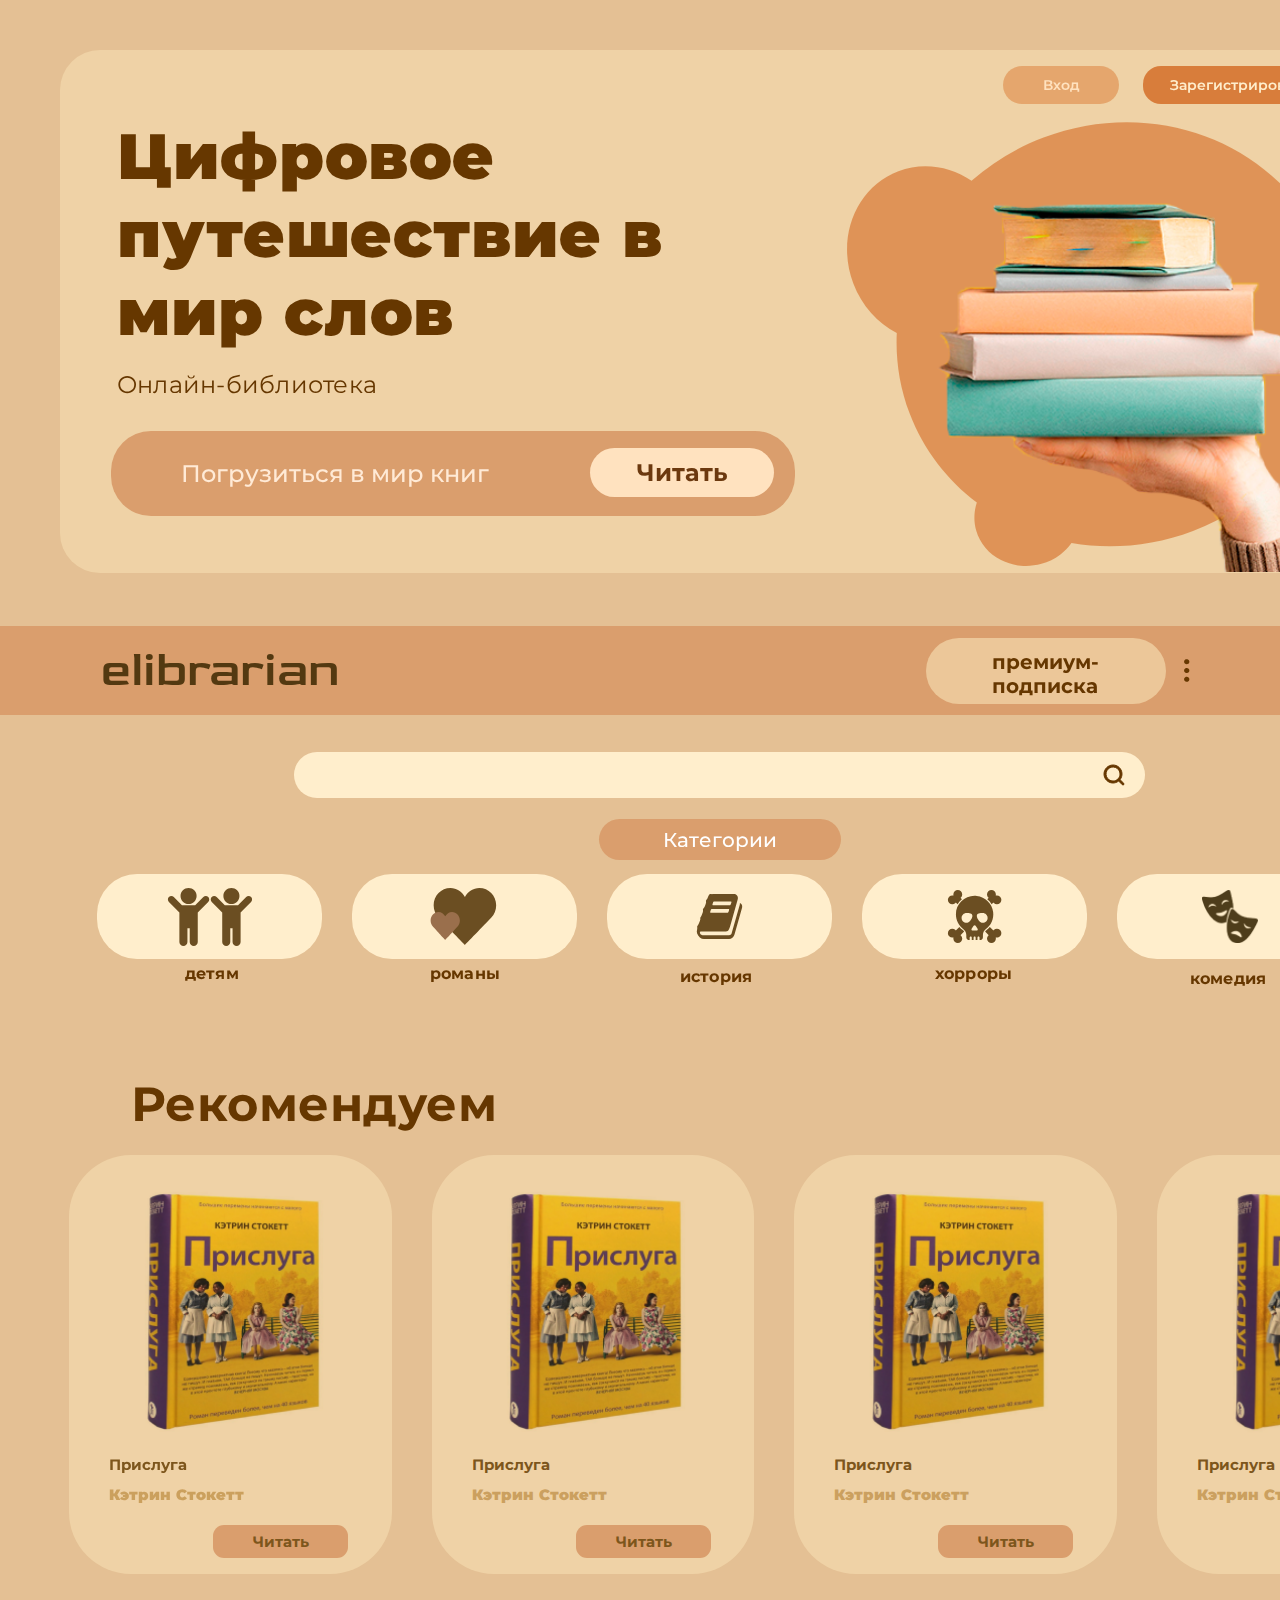
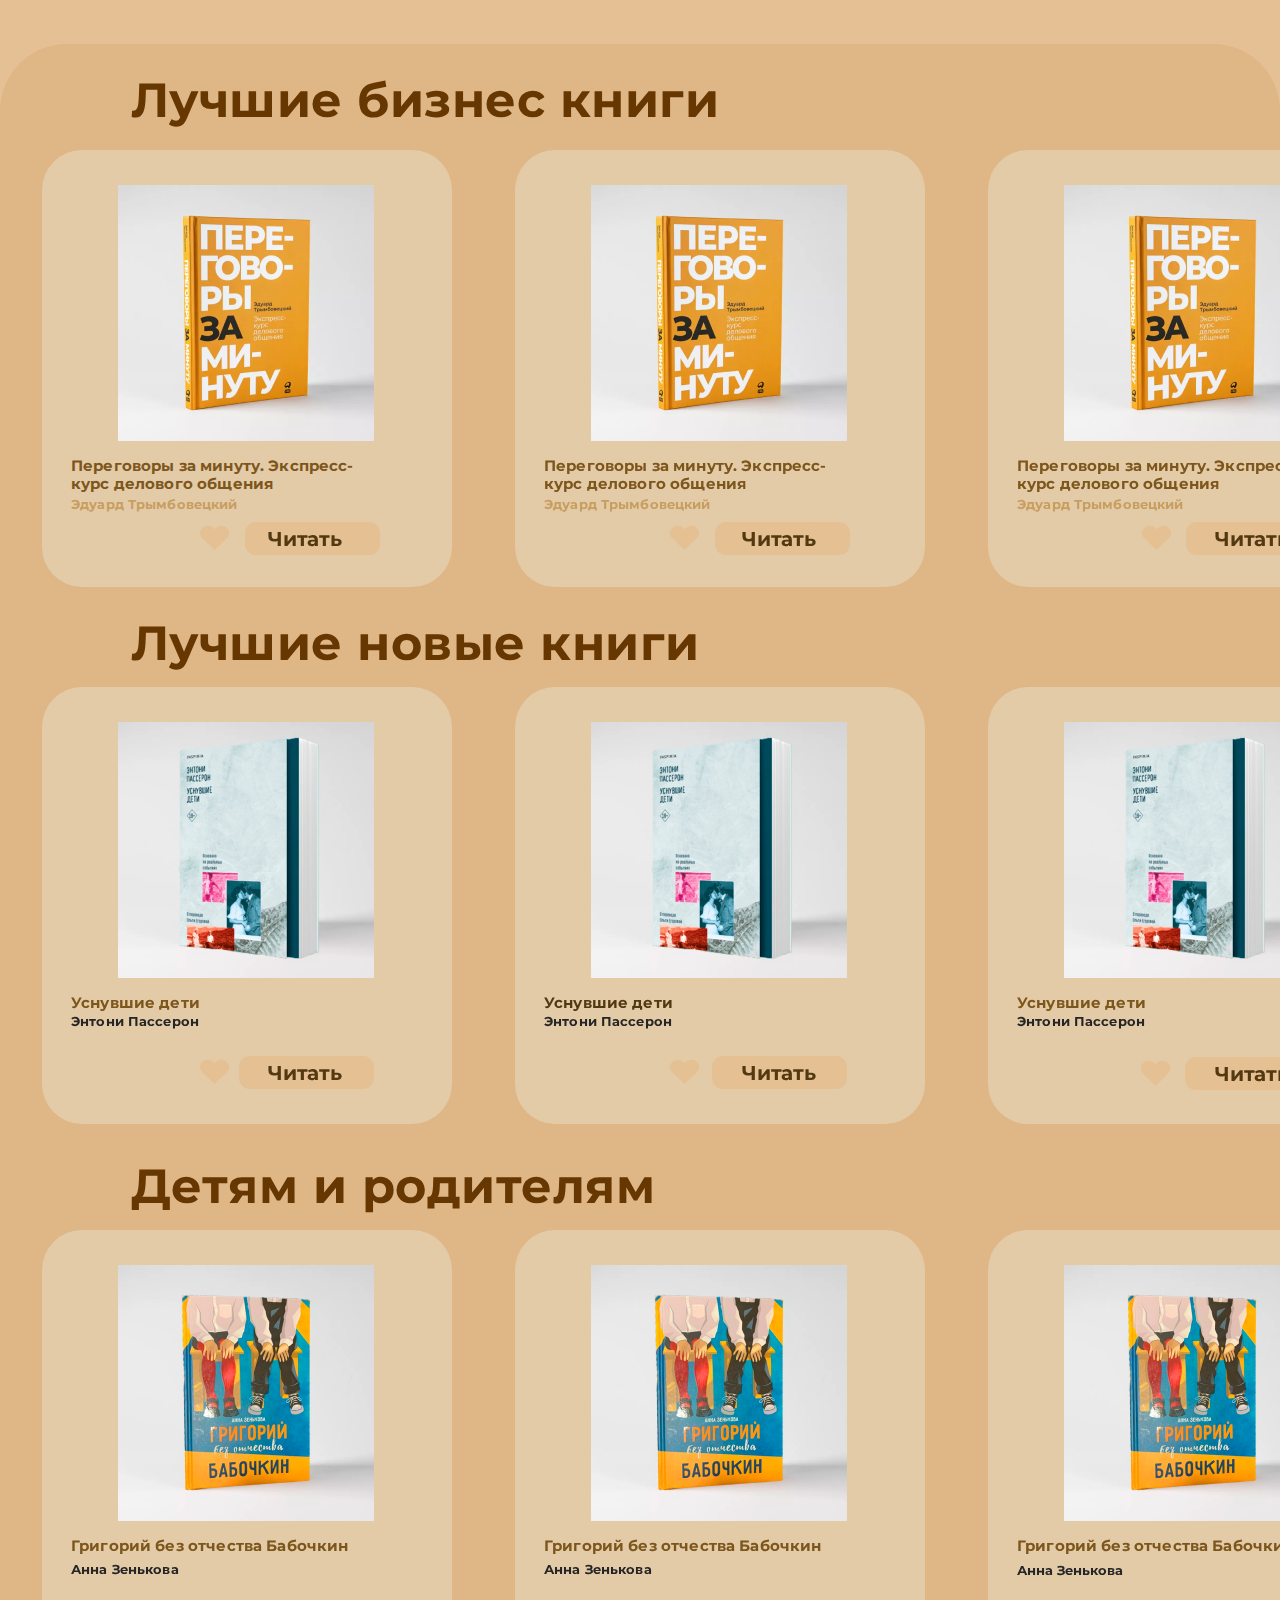
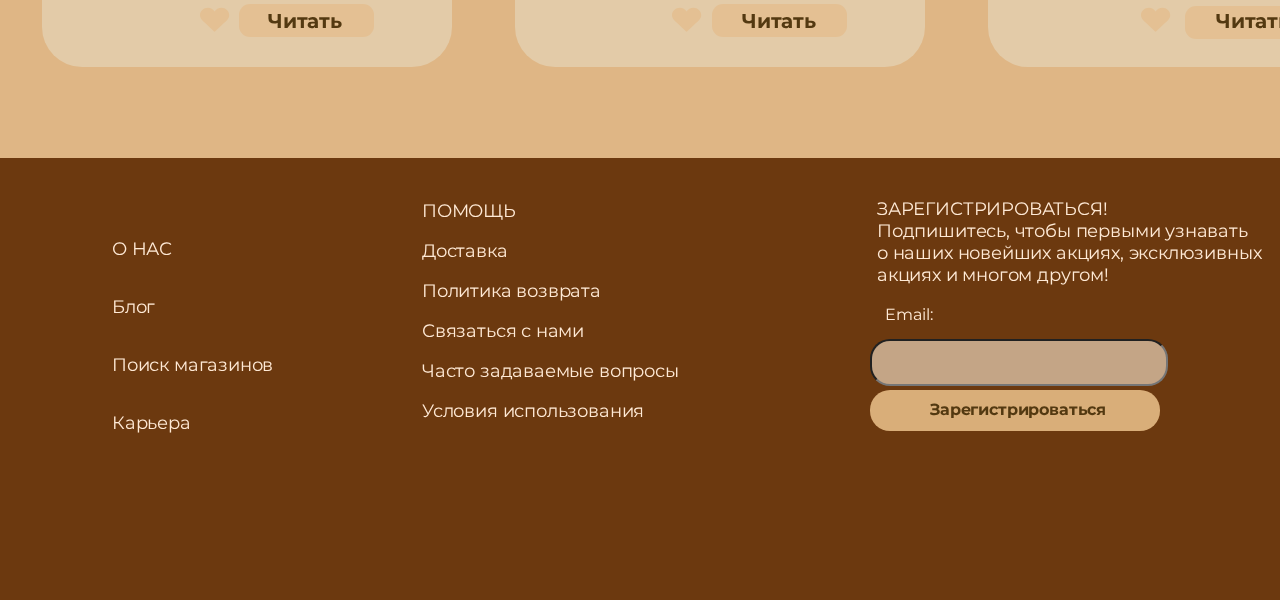
<file: prr/index.html>
<!DOCTYPE html>
<html>
  <head>
    <link rel="stylesheet" href="aa.css" />
    <link rel="stylesheet" href="global.css" />
  </head>

  <body>
    <div class="home-page">
      <div class="shtyka"></div>
      <div class="header__block"></div>
      <div class="bottom">
        <p class="bottom__name">Погрузиться в мир книг</p>
      </div>
      <div class="button__login">Зарегистрироваться</div>
      <div class="button__register">Вход</div>
      <div class="bottom__read">
        <p>Читать</p>
      </div>
      <div class="categories__rom">
        <div class="icon__roman">
          <img src="roman.svg" alt="" width="64px" />
          <img class="roman" src="roman-1.svg" alt="" width="30px" />
        </div>
      </div>

      <div class="categories__child">
        <div class="child__icon">
          <img class="child" alt="" src="clild.svg" width="43" height="58" />
          <img class="childs" alt="" src="clild-1.svg" width="43" height="58" />
        </div>
      </div>
      <div class="categories__history">
        <img class="ico__history" alt="" src="history.svg" width="47" />
      </div>
      <div class="categories__horror">
        <img alt="" src="horror.svg" width="55" />
      </div>
      <div class="categories__comedy">
        <img alt="" src="comedy.png " width="56" />
      </div>
      <div class="pole__seach">
        <img class="seach__icon" src="seach.svg" alt="" />
      </div>
      <div class="categories">Категории</div>
      <!-- <div class="block__rec"> -->
      <!-- 111111111111 -->
      <div class="groupDiv">
        <div class="block__recommendations">
          <p>
            Прислуга
            <b>Кэтрин Стокетт</b>
          </p>
          <img class="book__hot" alt="" src="hot.png" />
          <div
            class="read__buttom--hot"
            onclick="document.location='./ghf/index.html'"
          >
            <p>Читать</p>
          </div>
        </div>
        <div class="block__recommendations">
          <p>
            Прислуга
            <b>Кэтрин Стокетт</b>
          </p>
          <img class="book__hot" alt="" src="hot.png" />
          <div
            class="read__buttom--hot"
            onclick="document.location='./ghf/index.html'"
          >
            <p>Читать</p>
          </div>
        </div>
        <div class="block__recommendations">
          <p>
            Прислуга
            <b>Кэтрин Стокетт</b>
          </p>
          <img class="book__hot" alt="" src="hot.png" />
          <div
            class="read__buttom--hot"
            onclick="document.location='./ghf/index.html'"
          >
            <p>Читать</p>
          </div>
        </div>
        <div class="block__recommendations">
          <p>
            Прислуга
            <b>Кэтрин Стокетт</b>
          </p>
          <img class="book__hot" alt="" src="hot.png" />
          <div
            class="read__buttom--hot"
            onclick="document.location='./ghf/index.html'"
          >
            <p>Читать</p>
          </div>
        </div>
      </div>

      <div class="footer"></div>
      <div class="header__text">Цифровое путешествие в мир слов</div>
      <div class="header__text--subtitle">Онлайн-библиотека</div>
      <img class="unionIcon" alt="" src="Union.svg" />
      <img class="icon" alt="" src="pen.svg" />
      <div class="grou">
        <div class="group"></div>
      </div>
      <div class="bus__top">
        <div class="group"></div>
      </div>
      <div class="busn__top">
        <div class="groupo"></div>
      </div>
      <!-- !!!!!!!!!!!!!!!!! -->
      <div class="vectorParent">
        <img class="vectorIcon6" alt="" src="like.svg" />
        <div class="groupChild5"></div>
      </div>
      <div class="vectorParent1">
        <img class="vectorIcon6" alt="" src="like.svg" />
        <div class="groupChild5"></div>
      </div>
      <div class="vectorParent2">
        <img class="vectorIcon6" alt="" src="like.svg" />
        <div class="groupChild5"></div>
      </div>
      <div class="children">
        <div class="groupq"></div>
      </div>
      <!-- !!!!!!!!!!! -->

      <b class="categories__child--name">детям</b>
      <b class="categories__rom--name">романы</b>
      <b class="categories__history--name">история</b>
      <b class="categories__horror-name">хорроры</b>
      <b class="categories__comedy--name">комедия</b>

      <b class="recommendations">Рекомендуем</b>

      <b class="top__book--b">Лучшие бизнес книги</b>
      <b class="top__book--new">Лучшие новые книги</b>
      <b class="top__book--child">Детям и родителям</b>
      <b class="block__name">
        Переговоры за минуту. Экспресс-курс делового общения
      </b>
      <b class="block__name--center">
        Переговоры за минуту. Экспресс-курс делового общения
      </b>
      <b class="block__name--right">
        Переговоры за минуту. Экспресс-курс делового общения
      </b>
      <b class="blastname">Эдуард Трымбовецкий</b>

      <b class="bus__top--lastname">Эдуард Трымбовецкий</b>
      <b class="bus__top--lastnam">Эдуард Трымбовецкий</b>
      <img class="book__category--business" alt="" src="book.png" />
      <img class="book__category--business--center" alt="" src="book.png" />
      <img class="book__category--business--right" alt="" src="book.png" />
      <div class="child__class">
        <div class="group"></div>
      </div>
      <div class="child_class">
        <div class="group"></div>
      </div>

      <b class="name--book--chil">Григорий без отчества Бабочкин</b>
      <b class="name--book--child">Григорий без отчества Бабочкин</b>
      <b class="name--book--childr">Григорий без отчества Бабочкин</b>
      <b class="lastname__autor">Анна Зенькова</b>
      <b class="lastname__avtor">Анна Зенькова</b>
      <b class="lastname__auvtor-n">Анна Зенькова</b>
      <img class="book__category--ch" alt="" src="book__ch.png" />
      <img class="book__category--ch--center" alt="" src="book__ch.png" />
      <img class="book__category--ch--right" alt="" src="book__ch.png" />
      <div class="new__book">
        <div class="group"></div>
      </div>
      <div class="new_book">
        <div class="group"></div>
      </div>
      <div class="rectangleParent">
        <div class="groupw"></div>
      </div>
      <b class="nameone">Уснувшие дети</b>

      <b class="name__new">Уснувшие дети</b>
      <b class="name__new--book">Уснувшие дети</b>
      <b class="lastname">Энтони Пассерон</b>
      <b class="lastnam">Энтони Пассерон</b>
      <b class="lastnama">Энтони Пассерон</b>

      <img class="top__new" alt="" src="boook.png" />
      <img class="top__new-scroll" alt="" src="boook.png" />
      <img class="top__new--scroll" alt="" src="boook.png" />
      <!-- !!!!!!!!!!!!!!!!!!!!!!!!!!!!!!!!!!!!!!!!!!!!!! !!!!!!!!!!! -->
      <img class="vector__li" alt="" src="like.svg" />
      <img class="vector__lik" alt="" src="like.svg" />
      <div class="buttom__min"></div>
      <img class="vector__like" alt="" src="like.svg" />
      <div class="buttom__mini"></div>
      <!-- !!!!!!!!!! -->
      <div class="butto--mini"></div>
      <img class="likee" alt="" src="like.svg" />
      <div class="read__button"></div>
      <div class="read__buttom"></div>
       <div class="read__buttomm"></div>
      <img class="top--hit" alt="" src="like.svg" />
      <img class="hit" alt="" src="like.svg" />
      <!-- !!!!!!! -->
      <div class="read"></div>
      <b class="b35">Читать</b>

      <b class="read">Читать</b>
      <b class="read-b">Читать</b>
      <b class="read-bu">Читать</b>
      <b class="read-butt">Читать</b>
      <b class="b44">Читать</b>
      <b class="b45">Читать</b>
      <b class="b46">Читать</b>
      <b class="b47">Читать</b>

      <div class="band"></div>
      <img class="notificationIcon" alt="" src="39-Notification.svg" />
      <img class="vectorIcon19" alt="" src="Vector1.svg" />
      <img class="vectorIcon20" alt="" src="burger.svg" />
      <div class="elibrarian">eLibrarian</div>
      <div class="subscription__buttom"></div>
      <b class="text__sub">премиум-подписка</b>
    </div>
    <div class="footer__blockk">
    <div class="footer__text">
      <p>О НАС</p>
      <p>Блог</p>
      <p>Поиск магазинов</p>
      <p>Карьера</p>

      <div class="footer__help">
        <p>ПОМОЩЬ</p>
        <p>Доставка</p>
        <p>Политика возврата</p>
        <p>Связаться с нами</p>
        <p>Часто задаваемые вопросы</p>
        <p>Условия использования</p>
      </div>

      <div class="footer__account">
        <p>
          ЗАРЕГИСТРИРОВАТЬСЯ!
          <br />
          Подпишитесь, чтобы первыми узнавать о наших новейших акциях,
          эксклюзивных акциях и многом другом!
        </p>
      </div>
    </div>
    <div class="registration">
      <form>
        <label class="item__registration">
          <input type="text" />
        </label>
      </form>
      <b class="b9">Зарегистрироваться</b>
      <div class="email">Email:</div>
    </div>
  </body>
</html>
</file>
<file: prr/aa.css>
.shtyka {
  position: absolute;
  top: 1644px;
  left: 0;
  border-radius: 67px;
  background-color: #dfb685;
  width: 100%;
  height: 1806px;
}

.bottom,
.header__block {
  position: absolute;
  top: 50px;
  left: 60px;
  border-radius: 40px;
  background-color: #efd2a6;
  width: 1332px;
  height: 523px;
  margin-left: auto;
  margin-right: auto;
}
@media screen and (max-width: 1000px) {
  .header__block {
    display: flex;
    flex-direction: row;
    max-height: 519px;
    max-width: 854px;
  }
}
.header__text--subtitle {
  top: 370px;
  font-size: 24px;
}
.bottom {
  top: 431px;
  left: 111px;
  background-color: #da9e6d;
  width: 684px;
  height: 85px;
  display: flex;
  align-items: center;
  flex-direction: row;
  justify-content: space-between;
}
.bottom__name {
  margin: 0px 70px;
  color: #ffead6;
  font-weight: 500;
  font-size: 24px;
}
.button__login {
  color: #ffeecc;
  font-size: 14px;
  font-weight: 600;
  display: flex;
  flex-direction: row;
  justify-content: space-evenly;
  align-items: center;
  position: absolute;
}
@media screen and (max-width: 1000px) {
  .unionIcon {
    display: flex;
    flex-direction: row;
    max-height: 9px;
    max-width: 4px;
  }
}
@media screen and (max-width: 1000px) {
  .icon {
    display: flex;
    flex-direction: row;
    max-height: 9px;
    max-width: 4px;
  }
}
@media screen and (max-width: 1000px) {
  .subscription__buttom {
    display: flex;
    flex-direction: row;
    position: absolute;
    margin: 0px 0px 0px -330px;
    max-width: 160px;
  }
}
.button__register,
.button__login {
  position: absolute;
  top: 66px;
  height: 38px;
}
.button__login {
  left: 1143px;
  border-radius: 18px;
  background-color: #d87d3b;
  width: 210px;
}
.button__register {
  left: 1003px;
  border-radius: 25px;
  background-color: rgba(222, 143, 78, 0.65);
  width: 116px;
  display: flex;
  justify-content: center;
  flex-direction: row;
  align-items: center;
  color: #ffe2bf;
  font-size: 14px;
  font-weight: 600;
}
.bottom__read {
  position: absolute;
  top: 448px;
  left: 590px;
  border-radius: 29px;
  background-color: #ffe2bf;
  width: 184px;
  height: 49px;
  display: flex;
  justify-content: center;
  flex-direction: row;
  align-items: center;
  color: #6c390f;
  font-size: 24px;
  font-weight: 700;
}
.roman {
  left: 78px;
  top: 38px;
  position: absolute;
}
.icon__roman {
  display: flex;
}
.categories__rom {
  display: flex;
  flex-direction: row;
  flex-wrap: nowrap;
  justify-content: center;
}
@media screen and (max-width: 1000px) {
  .categories__rom {
    display: flex;
    flex-direction: row;
    position: absolute;

    margin: 0px 0px 0px -140px;
    max-width: 160px;
  }
}

.categories__child {
  display: flex;
  flex-direction: row;
  flex-wrap: nowrap;
  justify-content: space-evenly;
  align-items: center;
}

.categories__child__dop {
  display: flex;
}
.child__icon {
  display: flex;
}
.categories__history {
  display: flex;
  justify-content: center;
  align-items: center;
}
@media screen and (max-width: 1000px) {
  .categories__history {
    display: flex;
    flex-direction: row;
    position: absolute;

    margin: 0px 0px 0px -210px;
    max-width: 160px;
  }
}

.categories__rom,
.categories__child,
.categories__history,
.categories__horror,
.categories__comedy,
.pole__seach,
.categories {
  position: absolute;
  top: 874px;
  left: 352px;
  border-radius: 40px;
  background-color: #ffeecc;
  width: 225px;
  height: 85px;
}
.categories__child {
  left: 97px;
}
@media screen and (max-width: 1000px) {
  .categories__child {
    display: flex;
    flex-direction: row;
    position: absolute;
    margin: 0px 0px 0px -75px;
    max-width: 160px;
  }
}

.categories__history {
  left: 607px;
}
.categories__horror {
  left: 862px;
  display: flex;
  justify-content: center;
  align-items: center;
}
@media screen and (max-width: 1000px) {
  .categories__horror {
    display: flex;
    flex-direction: row;
    position: absolute;
    margin: 0px 0px 0px -280px;
    max-width: 160px;
  }
}
.categories__comedy {
  left: 1117px;
  display: flex;
  justify-content: center;
  align-items: center;
}
@media screen and (max-width: 1000px) {
  .categories__comedy {
    display: flex;
    flex-direction: row;
    position: absolute;
    margin: 0px 0px 0px -340px;
    max-width: 160px;
  }
}

.pole__seach {
  top: 752px;
  left: 294px;
  width: 851px;
  height: 46px;
}
.categories {
  top: 819px;
  left: 599px;
  background-color: #da9e6d;
  width: 242px;
  height: 41px;
  display: flex;
  align-items: center;
  justify-content: center;
  color: #ffffff;
  font-weight: 500;
}
@media screen and (max-width: 1000px) {
  .categories {
    display: flex;
    flex-direction: row;
    position: absolute;
    margin: 0px 0px 0px -208px;
  }
}

.block__recommendations,
.groupDiv {
  position: absolute;
  min-width: 322.7px;
  min-height: 418.8px;
}
.block__recommendations {
  top: 0;
  left: 0;
  border-radius: 62px;
  background-color: #efd2a6;
  display: flex;
  justify-content: space-around;
  align-content: center;
  flex-direction: column;
  font-size: 15px;
  color: #7d561c;
  font-family: var(--font-montserrat);
  font-weight: 700;
  position: relative;
  margin: 0px 20px 0px 20px;
}
.block__recommendations p {
  margin: 200px 0px 0px 40px;
}
.block__recommendations b {
  margin: 0px 0px 0px -78px;
  top: 330px;
  position: absolute;
  color: rgba(188, 138, 63, 0.7);
}
.block__recommendations img {
  min-width: 266px;
  min-height: 268px;
}
.read__buttom--hot {
  position: absolute;
  top: 370px;
  left: 144px;
  border-radius: 11px;
  display: flex;
  align-items: center;
  width: 135px;
  height: 33px;
  background-color: #da9e6d;
}
.read__buttom--hot p {
  padding: 0px 0px 200px 0px;
}
.book__hot {
  mix-blend-mode: multiply;
  position: absolute;
  top: 21px;
  right: 20px;
}

.groupDiv {
  top: 1155px;
  left: 49px;
  display: flex;
  width: 1400px;
}
@media screen and (max-width: 1000px) {
  .groupDiv {
    position: absolute;
    overflow-x: scroll;
    max-width: 1000px;
    overflow-y: hidden;
    overflow: auto;
    max-height: 420px;
  }

  .groupDiv::-webkit-scrollbar {
    display: none;
  }
}

.footer,
.rec--top,
.rec-_top {
  position: absolute;
  top: 1157px;
  left: 737px;
  width: 322.7px;
  height: 418.8px;
}
.footer,
.rec-_top {
  top: 1156px;
  left: 1081px;
}
.footer {
  top: 3358px;
  left: 0;
  background-color: #6c390f;
  width: 100%;
  height: 372px;
}
.header__text,
.header__text--subtitle {
  position: absolute;
  left: 117px;
  letter-spacing: 0.01em;
  line-height: 122.92%;
  color: #663700;
}
.header__text {
  top: 117px;
  font-size: 64px;
  font-weight: 900;
  display: inline-block;
  width: 637px;
  height: 237px;
}

.unionIcon {
  position: absolute;
  width: 493.6px;
  height: 688.4px;
  object-fit: contain;
  left: 847px;
}
.icon {
  position: absolute;
  top: 128px;
  left: 780px;
  width: 628px;
  height: 444px;
  object-fit: cover;
}
.groupo {
  position: absolute;
  top: 0;
  left: 0;
  border-radius: 40px;
  background-color: #e3cba8;
  width: 409.8px;
  height: 437px;
}
.groupw {
  position: absolute;
  top: 0;
  left: 0;
  border-radius: 40px;
  background-color: #e3cba8;
  width: 409.8px;
  height: 437px;
}
.groupq {
  position: absolute;
  top: 0;
  left: 0;
  border-radius: 40px;
  background-color: #e3cba8;
  width: 409.8px;
  height: 437px;
}
.group {
  position: absolute;
  top: 0;
  left: 0;
  border-radius: 40px;
  background-color: #e3cba8;
  width: 409.8px;
  height: 437px;
}
.desktop8Child11,
.grou,
.bus__top,
.busn__top {
  position: absolute;
  top: 1750px;
  left: 42px;
  width: 409.8px;
  height: 437px;
}
.desktop8Child11,
.bus__top,
.busn__top {
  left: 515px;
}
@media screen and (max-width: 1000px) {
  .groupo {
    display: flex;
    flex-direction: row;
    position: absolute;
    left: 1000px;
  }
}
@media screen and (max-width: 1000px) {
  .groupw {
    display: flex;
    flex-direction: row;
    position: absolute;
    left: 1000px;
  }
}
@media screen and (max-width: 1000px) {
  .groupq {
    display: flex;
    flex-direction: row;
    position: absolute;
    left: 1000px;
  }
}
.desktop8Child11,
.busn__top {
  left: 988px;
}
.desktop8Child11 {
  top: 2122px;
  left: 712px;
  border-radius: 11px;
  background-color: #e4c093;
  width: 135px;
  height: 33px;
}
.vectorIcon {
  position: absolute;
  height: 0.76%;
  width: 2.35%;
  top: 56.97%;
  right: 51.67%;
  bottom: 42.27%;
  left: 45.98%;
  max-width: 100%;
  overflow: hidden;
  max-height: 100%;
}
.desktop8Child12 {
  position: absolute;
  top: 2122px;
  left: 240.4px;
  border-radius: 11px;
  background-color: #e4c093;
  width: 135px;
  height: 33px;
}
.vectorIcon1,
.vectorIcon2,
.vectorIcon3,
.vectorIcon4,
.vectorIcon5,
.vectorIcon6 {
  position: absolute;
  height: 0.76%;
  width: 2.35%;
  top: 56.97%;
  right: 84.15%;
  bottom: 42.27%;
  left: 13.5%;
  max-width: 100%;
  overflow: hidden;
  max-height: 100%;
}
.vectorIcon2,
.vectorIcon3,
.vectorIcon4,
.vectorIcon5,
.vectorIcon6 {
  top: 40.8%;
  right: 87.39%;
  bottom: 58.44%;
  left: 10.26%;
}
.vectorIcon3,
.vectorIcon4,
.vectorIcon5,
.vectorIcon6 {
  right: 63.7%;
  left: 33.95%;
}
.vectorIcon4,
.vectorIcon5,
.vectorIcon6 {
  width: 2.14%;
  top: 40.85%;
  right: 40.01%;
  bottom: 58.39%;
  left: 57.85%;
}
.vectorIcon5,
.vectorIcon6 {
  width: 2.35%;
  top: 40.83%;
  right: 16.32%;
  bottom: 58.41%;
  left: 81.34%;
}
.vectorIcon6 {
  height: 85.76%;
  width: 19%;
  top: 6.06%;
  right: 81%;
  bottom: 8.18%;
  left: 0;
}
.groupChild5 {
  position: absolute;
  top: 0;
  left: 44.5px;
  border-radius: 11px;
  background-color: #e4c093;
  width: 135px;
  height: 33px;
}
.vectorParent {
  position: relative;
  height: 0.89%;
  width: 12.36%;
  top: 56.92%;
  right: 9.09%;
  bottom: 42.19%;
  left: 200px;
  display: inline-flex;
  gap: 375px;
  margin: 0px 230px 0px 0px;
}
.vectorParent1 {
  position: absolute;
  height: 0.89%;
  width: 12.36%;
  top: 56.92%;
  right: 9.09%;
  bottom: 42.19%;
  left: 1141.55px;
  display: inline-flex;
  gap: 375px;
}
.vectorParent2 {
  position: absolute;
  height: 0.89%;
  width: 12.36%;
  top: 56.92%;
  right: 9.09%;
  bottom: 42.19%;
  left: 670px;
  display: inline-flex;
  gap: 375px;
}

.seach {
  position: absolute;
  height: 0.54%;
  width: 1.39%;
  top: 20.52%;
  right: 23.18%;
  bottom: 78.94%;
  left: 75.43%;
  max-width: 100%;
  overflow: hidden;
  max-height: 100%;
}
.categories__child--name,
.categories__rom--name,
.categories__history--name,
.categories__horror-name,
.categories__comedy--name {
  position: absolute;
  top: 964px;
  left: 185px;
  font-size: 16px;
  letter-spacing: 0.01em;
  line-height: 122.92%;
  display: inline-block;
  color: #663700;
  width: 82px;
  height: 23px;
}
@media screen and (max-width: 1000px) {
  .categories__child--name {
    display: flex;
    flex-direction: row;
    position: absolute;
    margin: 0px 0px 0px -110px;
    max-width: 160px;
  }
}

.categories__rom--name {
  left: 430px;
  width: 110px;
  height: 20px;
}
@media screen and (max-width: 1000px) {
  .categories__rom--name {
    display: flex;
    flex-direction: row;
    position: absolute;
    margin: 0px 0px 0px -175px;
    max-width: 160px;
  }
}
.categories__history--name {
  top: 967px;
  left: 680px;
  width: 115px;
  height: 23px;
}
@media screen and (max-width: 1000px) {
  .categories__history--name {
    display: flex;
    flex-direction: row;
    position: absolute;
    margin: 0px 0px 0px -240px;
    max-width: 160px;
  }
}
.categories__horror-name {
  left: 935px;
  width: 123px;
}
@media screen and (max-width: 1000px) {
  .categories__horror-name {
    display: flex;
    flex-direction: row;
    position: absolute;
    margin: 0px 0px 0px -310px;
    max-width: 160px;
  }
}
.categories__comedy--name {
  top: 969px;
  left: 1190px;
  width: 121px;
  height: 21px;
}
@media screen and (max-width: 1000px) {
  .categories__comedy--name {
    display: flex;
    flex-direction: row;
    position: absolute;
    margin: 0px 0px 0px -365px;
    max-width: 160px;
  }
}
.recommendations {
  top: 1075px;
  left: 131px;
  font-size: 48px;
  display: inline-block;
  width: 541px;
  height: 69px;
}
@media screen and (max-width: 1000px) {
  .recommendations {
    top: 1105px;
    left: 131px;
    font-size: 30px;
    display: inline-block;
    width: 541px;
    height: 69px;
  }
}

.recommendations,
.top__book--b,
.top__book--new,
.div6 {
  position: absolute;
  letter-spacing: 0.01em;
  line-height: 122.92%;
  color: #663700;
}
.div6 {
  top: 459px;
  left: 637px;
  font-size: 16px;
  font-weight: 600;
}
.top__book--b,
.top__book--new {
  left: 131px;
  font-size: 48px;
  width: 608px;
  height: 36px;
}
.top__book--b {
  top: 1671px;
  display: inline-block;
}
.top__book--new {
  top: 2214px;
}
.b10,
.b9 {
  display: inline-block;
}
.top__book--child {
  position: absolute;
  top: 2757px;
  left: 131px;
  font-size: 48px;
  letter-spacing: 0.01em;
  line-height: 122.92%;
  color: #663700;
  width: 608px;
  height: 36px;
}
.block__name--center,
.block__name {
  top: 2057px;
  font-size: 15px;
  color: #7d561c;
  width: 315px;
}
.block__name {
  position: absolute;
  left: 71px;
  letter-spacing: 0.01em;
  line-height: 122.92%;
}
.block__name--center {
  left: 544px;
}
.block__name--center,
.block__name--right,
.blastname,
.bus__top--lastname,
.bus__top--lastnam {
  position: absolute;
  letter-spacing: 0.01em;
  line-height: 122.92%;
}
.block__name--right {
  top: 2057px;
  left: 1017px;
  font-size: 15px;
  display: inline-block;
  color: #7d561c;
  width: 315px;
}
.blastname,
.bus__top--lastname,
.bus__top--lastnam {
  top: 2097px;
  left: 71px;
  font-size: 13px;
  color: rgba(188, 138, 63, 0.7);
}

.bus__top--lastname,
.bus__top--lastnam {
  top: 1489px;
  left: 87px;
}

.bus__top--lastname,
.bus__top--lastnam {
  left: 431px;
}

.bus__top--lastname,
.bus__top--lastnam {
  top: 1491px;
  left: 775px;
}

.bus__top--lastname,
.bus__top--lastnam {
  top: 1490px;
  left: 1119px;
}
.bus__top--lastname,
.bus__top--lastnam {
  top: 2097px;
  left: 544px;
}
.bus__top--lastnam {
  left: 1017px;
}
.book__category--business,
.book__category--business--center,
.book__category--business--right {
  position: absolute;
  top: 1785px;
  left: 118px;
  width: 256px;
  height: 256px;
  object-fit: cover;
}
.book__category--business--center,
.book__category--business--right {
  left: 591px;
}
.book__category--business--right {
  left: 1064px;
}
.child__class,
.child_class,
.children {
  position: absolute;
  top: 2830px;
  left: 42px;
  width: 409.8px;
  height: 437px;
}
.child_class,
.children {
  left: 515px;
}
.children {
  left: 988px;
}
.name--book--chil,
.name--book--child {
  top: 3137px;
  font-size: 15px;
  display: inline-block;
  color: #7d561c;
  width: 315px;
}
.name--book--chil {
  position: absolute;
  left: 71px;
  letter-spacing: 0.01em;
  line-height: 122.92%;
}
.name--book--child {
  left: 544px;
}
.name--book--child,
.name--book--childr,
.lastname__autor,
.lastname__avtor,
.b24 {
  position: absolute;
  letter-spacing: 0.01em;
  line-height: 122.92%;
}
.name--book--childr {
  top: 3137px;
  left: 1017px;
  font-size: 15px;
  display: inline-block;
  color: #7d561c;
  width: 315px;
}
.lastname__autor,
.lastname__avtor,
.lastname__auvtor-n {
  top: 3162px;
  left: 71px;
  font-size: 13px;
  color: #252525;
}
.lastname__avtor {
  left: 544px;
}
.lastname__auvtor-n {
  left: 1017px;
  position: absolute;
}
.book__category--ch,
.book__category--ch--center,
.book__category--ch--right {
  position: absolute;
  top: 2865px;
  left: 118px;
  width: 256px;
  height: 256px;
  object-fit: cover;
}
.book__category--ch--center {
  left: 591px;
}
.book__category--ch--right {
  left: 1064px;
}
.new__book {
  position: absolute;
  top: 2287px;
  left: 42px;
  width: 409.8px;
  height: 437px;
}
.new_book {
  top: 2287px;
  left: 515px;
}
.new_book,
.groupChild11,
.rectangleParent {
  position: absolute;
  width: 409.8px;
  height: 437px;
}
.groupChild11 {
  top: 0;
  left: 0;
  border-radius: 40px;
  background-color: #cba05e;
}
.rectangleParent {
  top: 2287px;
  left: 988px;
}
.nameone {
  display: inline-block;
  color: #7d561c;
}
.nameone {
  position: absolute;
  top: 2594px;
  left: 71px;
  font-size: 15px;
  letter-spacing: 0.01em;
  line-height: 122.92%;
  width: 315px;
}

.name__new {
  top: 2594px;
  left: 544px;
  font-size: 15px;
  width: 315px;
}
.name__new,
.name__new--book,
.lastname,
.lastnam,
.lastnama {
  position: absolute;
  letter-spacing: 0.01em;
  line-height: 122.92%;
}
.name__new--book {
  top: 2594px;
  left: 1017px;
  font-size: 15px;
  display: inline-block;
  color: #7d561c;
  width: 315px;
}
.lastname,
.lastnam,
.lastnama {
  top: 2614px;
  left: 71px;
  font-size: 13px;
  color: #252525;
}
.lastname,
.lastnama {
  left: 544px;
}
.lastnama {
  left: 1017px;
}
.top__new,
.top__new-scroll,
.top__new--scroll {
  position: absolute;
  top: 2322px;
  left: 118px;
  width: 256px;
  height: 256px;
  object-fit: cover;
}
.top__new-scroll,
.top__new--scroll {
  left: 591px;
}
.top__new--scroll {
  left: 1064px;
}
.vector__li,
.vector__lik {
  position: absolute;
  height: 0.76%;
  width: 2.35%;
  top: 71.3%;
  right: 84.25%;
  bottom: 27.94%;
  left: 200px;
  max-width: 100%;
  overflow: hidden;
  max-height: 100%;
}
.vector__lik {
  top: 86%;
  bottom: 13.24%;
}
.buttom__min {
  position: absolute;
  top: 2656px;
  left: 239px;
  border-radius: 11px;
  background-color: #e4c093;
  width: 135px;
  height: 33px;
}
.vector__like {
  position: absolute;
  height: 0.76%;
  width: 2.35%;
  top: 71.3%;
  right: 51.67%;
  bottom: 27.94%;
  left: 670px;
  max-width: 100%;
  overflow: hidden;
  max-height: 100%;
}
.buttom__mini,
.butto--mini {
  position: absolute;
  top: 3204px;
  left: 239px;
  border-radius: 11px;
  background-color: #e4c093;
  width: 135px;
  height: 33px;
}
.butto--mini {
  top: 2656px;
  left: 712px;
}
.likee {
  position: absolute;
  height: 0.76%;
  width: 2.35%;
  top: 86%;
  right: 51.71%;
  bottom: 13.24%;
  left: 672px;
  max-width: 100%;
  overflow: hidden;
  max-height: 100%;
}

.read__buttomm {
  position: absolute;
  top: 2657px;
  left: 1185px;
  border-radius: 11px;
  background-color: #e4c093;
  width: 135px;
  height: 33px;
}
.read__button,
.read__buttom {
  position: absolute;
  top: 3206px;
  left: 1185px;
  border-radius: 11px;
  background-color: #e4c093;
  width: 135px;
  height: 33px;
}
.read__buttom {
  top: 3204px;
  left: 712px;
}
.top--hit,
.hit {
  position: absolute;
  height: 0.76%;
  width: 2.35%;
  top: 71.33%;
  right: 19.1%;
  bottom: 27.92%;
  left: 1141px;
  max-width: 100%;
  overflow: hidden;
  max-height: 100%;
}
.hit {
  top: 86%;
  bottom: 13.24%;
}
.read {
  position: absolute;
  top: 3204px;
  left: 1185px;
  border-radius: 11px;
  background-color: #e4c093;
  width: 135px;
  height: 33px;
}
.b35 {
  position: absolute;
  top: 2127px;
  left: 268px;
  letter-spacing: -0.01em;
  display: inline-block;
  width: 76px;
  height: 23px;
}

.read,
.read-b,
.read-bu,
.read-butt,
.b44,
.b45,
.b46,
.b47 {
  position: absolute;
  top: 1524px;
  left: 223px;
  letter-spacing: -0.01em;
  display: inline-block;
  width: 76px;
  height: 23px;
}

.read,
.read-b {
  top: 2127px;
  left: 742px;
}
.read-b,
.read-bu {
  left: 1215px;
}
.read-bu,
.read-butt {
  top: 2662px;
}
.read-butt,
.b44 {
  top: 2661px;
  left: 268px;
}
.b44,
.b45 {
  top: 3209px;
}
.b45,
.b46 {
  left: 1216px;
  width: 74px;
}
.b46,
.b47 {
  top: 2661px;
  left: 742px;
  width: 76px;
}
.b47 {
  top: 3209px;
}

.p {
  margin: 0;
}

.band {
  position: absolute;
  top: 626px;
  left: 0;
  background-color: #da9e6d;
  width: 100%;
  height: 89px;
}
.notificationIcon,
.vectorIcon19,
.vectorIcon20 {
  position: absolute;
  height: 0.78%;
  width: 1.8%;
  top: 17.6%;
  right: 14.44%;
  bottom: 81.63%;
  left: 83.75%;
  max-width: 100%;
  overflow: hidden;
  max-height: 100%;
}
.vectorIcon19,
.vectorIcon20 {
  width: 1.39%;
  right: 10.28%;
  left: 88.33%;
}
.vectorIcon20 {
  width: 0.49%;
  right: 7.01%;
  left: 92.5%;
}
.elibrarian {
  position: absolute;
  top: 642px;
  left: 101px;
  font-size: 48px;
  text-transform: lowercase;
  font-family: var(--font-goldman);
  display: inline-block;
  width: 239px;
  height: 35px;
}
.subscription__buttom {
  position: absolute;
  top: 638px;
  left: 926px;
  border-radius: 40px;
  background-color: #ecc799;
  width: 240px;
  height: 66px;
}

.text__sub {
  position: absolute;
  top: 650px;
  left: 992px;
  text-transform: lowercase;
  display: inline-block;
  color: #663700;
  width: 108px;
  height: 42px;
}
@media screen and (max-width: 1000px) {
  .text__sub {
    display: flex;
    flex-direction: row;
    position: absolute;
    margin: 0px 0px 0px -360px;
    max-width: 160px;
    font-size: smaller;
  }
}
.home-page {
  position: relative;
  background-color: #e4c094;
  width: 100%;
  height: 3728px;
  overflow: hidden;
  text-align: left;
  font-size: 20px;
  color: #533911;
  font-family: var(--font-montserrat);
}
body {
  display: flex;
  align-items: center;
  justify-content: center;
}
.pole__seach {
  display: flex;
  flex-direction: row-reverse;
  flex-wrap: wrap;
  align-content: space-around;
  justify-content: flex-start;
}
@media screen and (max-width: 1000px) {
  .pole__seach {
    display: flex;
    flex-direction: row-reverse;
    position: absolute;
    margin: 0px 0px 0px -80px;
    max-width: 591px;
  }
}

.seach__icon {
  margin: 0px 20px 0px 0px;
}
.footer__blockk {
  bottom: 0;
  position: absolute;
  background-color: #6c390f;
  height: 400px;
  width: 100%;
  top: 3400px;
  color: #ffead6;
}
@media screen and (max-width: 1000px) {
  .footer__blockk {
    height: 330px;
    top: 3400px;
  }
}
.footer__text {
  position: absolute;
  top: 0px;
  left: 60px;
  letter-spacing: -0.01em;
  display: flex;
  width: 188px;
  height: 181px;
  font-size: large;
  color: #ffead6;
  margin: 20px 0px 0px 52px;
  flex-direction: column;
  justify-content: space-evenly;
  font-family: var(--font-montserrat);
}
@media screen and (max-width: 1000px) {
  .footer__text {
    position: absolute;
    top: 0px;
    left: 0;
    letter-spacing: -0.01em;
    display: inline-block;
    width: 188px;
    height: 181px;

    margin: -29px 0px 0px 52px;
  }
}
.footer__help {
  position: absolute;
  left: 310px;
  width: 292px;
  color: #ffead6;
  margin: 0px 0px 0px 0px;
}
@media screen and (max-width: 1000px) {
  .footer__help {
    position: absolute;
    top: 0px;
  }
}
.field__registration,
.footer__account,
.item__registration {
  position: absolute;
  left: 775px;
}
.footer__account {
  letter-spacing: -0.01em;
  color: #ffead6;
  position: absolute;
  top: -40px;
  width: 385px;
  height: 152px;
  font-family: var(--font-montserrat);
  margin: 0px -105px;
}
@media screen and (max-width: 1000px) {
  .footer__account {
    top: 0;
    letter-spacing: -0.01em;
    color: #ffead6;
    display: inline-block;
    width: 280px;
    height: 152px;
    margin: 0px 0px 0px -240px;
    display: block;
    left: 522px;
  }
}
.field__registration,
.item__registration {
  border-radius: 20px;
  width: 290px;
  height: 41px;
  left: 740px;
}

.field__registration {
  top: 195px;
  background-color: #c4a586;
}

.item__registration {
  top: 190px;
  background-color: #d9ae79;
}

.field__registration,
.footer__account,
.item__registration {
  position: absolute;
  left: 870px;
}
@media screen and (max-width: 1000px) {
  .item__registration {
    position: absolute;
    left: 680px;
    width: 175px;
    top: 215px;
    height: 41px;
  }
}
.b9 {
  top: 200px;
  left: 930px;
  font-size: var(--font-size-base);
  letter-spacing: -0.01em;
  display: inline-block;
  color: #533911;
  width: 181px;
  height: 19px;
}
.b9,
.footer__block,
.email {
  position: absolute;
  font-family: var(--font-montserrat);
}
@media screen and (max-width: 1000px) {
  .b9 {
    position: absolute;
    left: 690px;
    width: 175px;
    top: 227px;
    height: 41px;
    font-size: small;
  }
}

.email {
  top: 105px;
  left: 885px;
  color: #ffead6;
  display: inline-block;
  width: 67px;
  height: 22px;
}
input[type="text"] {
  border-radius: 20px;
  width: 290px;
  height: 41px;
  position: absolute;
  top: -51px;
  background-color: #c4a586;
}
input[type="text"] p {
  top: -51px;
}
@media screen and (max-width: 1000px) {
  input[type="text"] {
    border-radius: 20px;
    width: 170px;
    height: 41px;
    position: absolute;
    top: -51px;
    background-color: #c4a586;
  }
}

@media screen and (max-width: 1000px) {
  .email {
    position: absolute;
    left: 685px;
    width: 135px;
    top: 135px;
    height: 41px;
    font-size: medium;
  }
}
</file>
<file: prr/global.css>
@import url("https://fonts.googleapis.com/css2?family=Montserrat:wght@300;400;500;600;700;900&display=swap");
@import url("https://fonts.googleapis.com/css2?family=Goldman:wght@400&display=swap");
body {
  margin: 0;
  line-height: normal;
}
:root {
  /* fonts */
  --font-montserrat: Montserrat;
  --font-goldman: Goldman;
}

/* font sizes */
/* --font-size-xl: 20px;
  --font-size-29xl: 48px;
  --font-size-smi: 13px;
  --font-size-mini: 15px;
  --font-size-5xl: 16px;
  --font-size-sm: 14px; */

/* Colors */
/* --color-saddlebrown-100: #7d561c;
  --color-saddlebrown-200: #6c390f;
  --color-saddlebrown-300: #663700;
  --color-saddlebrown-400: #533911;
  --color-burlywood-100: #e4c093;
  --color-burlywood-200: #d9ae79;
  --color-burlywood-300: #da9e6d;
  --color-burlywood-400: #cba05e;
  --color-antiquewhite-100: #ffead6;
  --color-gray: #252525;
  --color-wheat-100: #efd2a6;
  --color-wheat-200: #e3cba8;
  --color-peru-100: rgba(188, 138, 63, 0.7);
  --color-blanchedalmond-100: #ffeecc;
  --color-blanchedalmond-200: #fbebcc;
  --color-white: #fff;
  --color-gainsboro: #d9d9d9; */

/* Border radiuses */
/* --br-21xl: 40px;
  --br-xl: 20px;
  --br-2xs: 11px;
  --br-43xl: 62px;
  --br-lg: 18px;
} */
</file>
